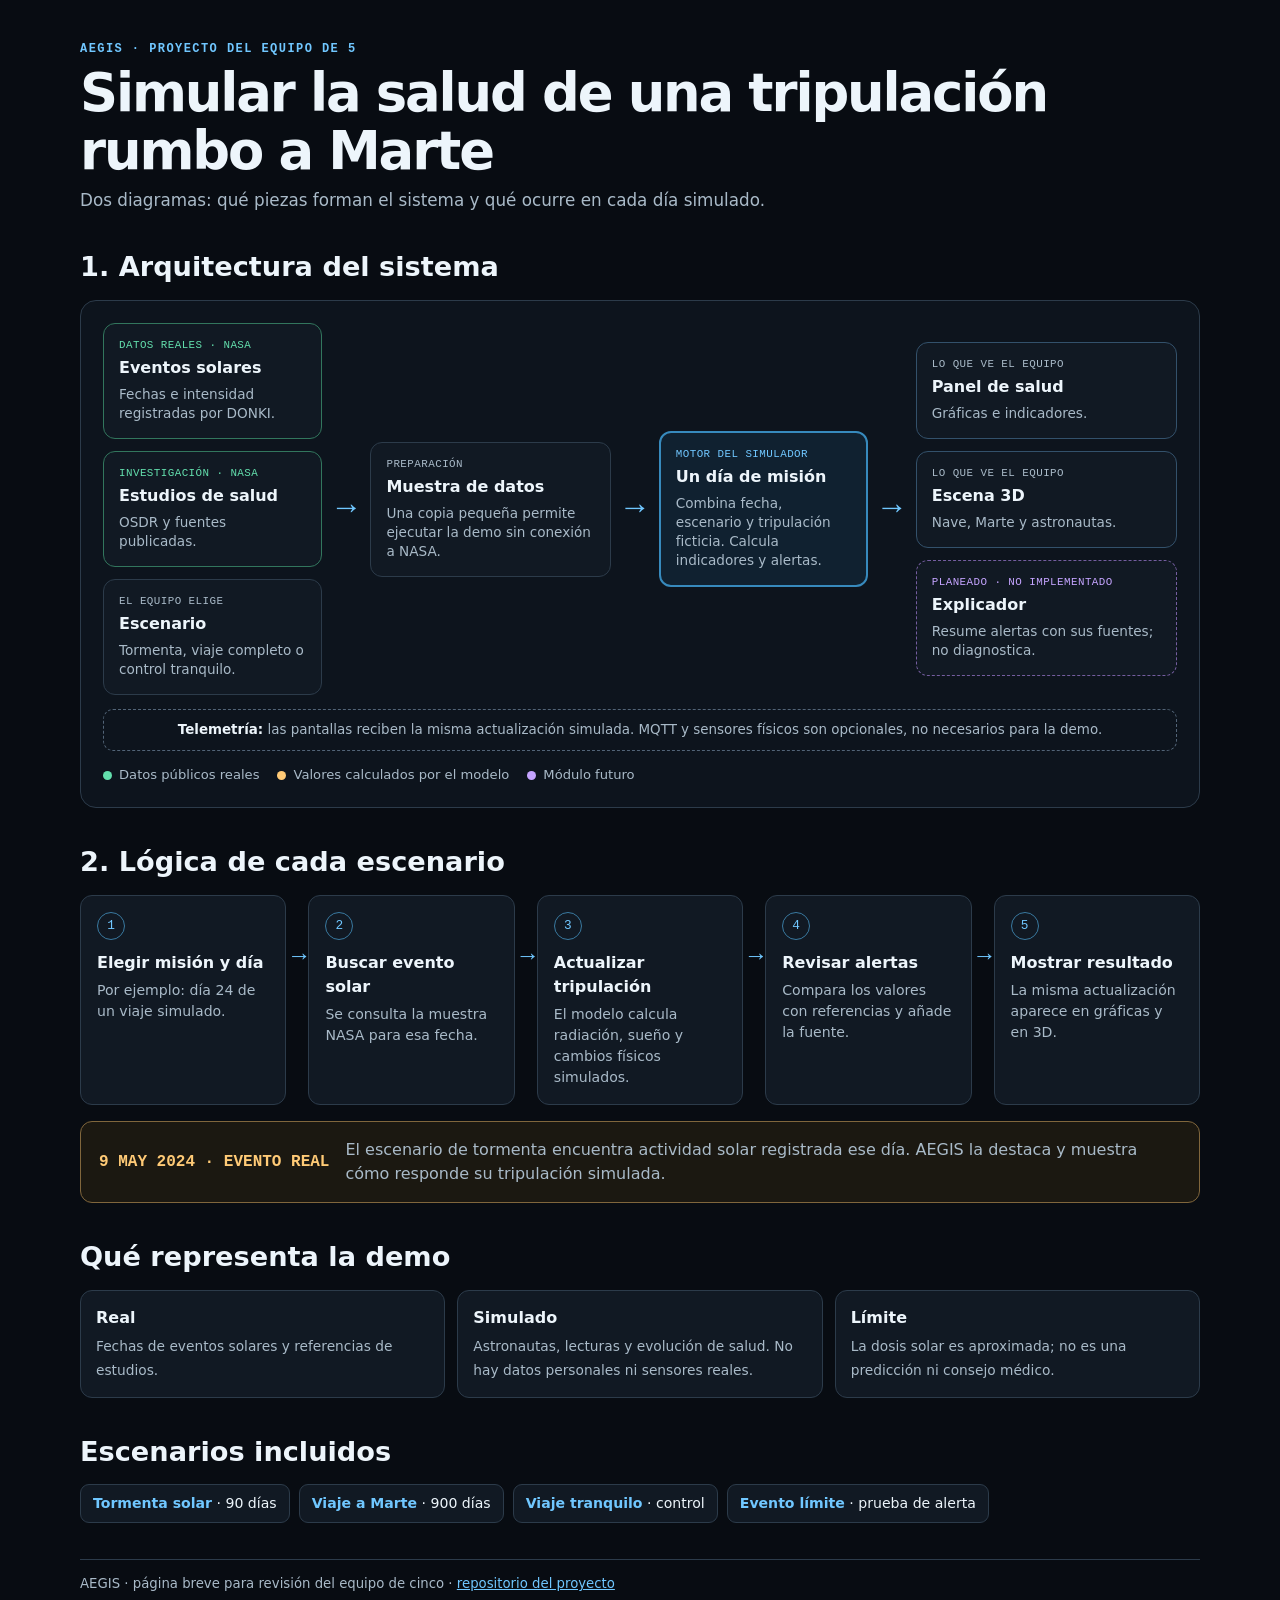
<file: docs/index.html>
<!doctype html>
<html lang="es">
<head>
  <meta charset="utf-8" />
  <meta name="viewport" content="width=device-width, initial-scale=1" />
  <meta name="description" content="Diagrama visual de la arquitectura y lógica de AEGIS, un simulador de salud de tripulación para misiones a Marte." />
  <title>AEGIS · Arquitectura y lógica</title>
  <style>
    :root {
      color-scheme: dark;
      --bg: #080c12;
      --panel: #111923;
      --panel2: #172331;
      --line: #2c3b4a;
      --text: #edf5fb;
      --muted: #a9bac8;
      --blue: #70c7ff;
      --green: #63dfad;
      --amber: #ffca76;
      --purple: #c5a4ff;
      --mono: ui-monospace, "SF Mono", Menlo, monospace;
      --sans: system-ui, -apple-system, "Segoe UI", sans-serif;
    }
    * { box-sizing: border-box; }
    body { margin: 0; background: var(--bg); color: var(--text); font: 16px/1.5 var(--sans); }
    .page { width: min(1120px, calc(100% - 36px)); margin: auto; padding: 42px 0 56px; }
    header { margin-bottom: 32px; }
    .eyebrow { color: var(--blue); font: 700 .75rem var(--mono); letter-spacing: .12em; text-transform: uppercase; }
    h1 { margin: 8px 0; font-size: clamp(2rem, 5vw, 3.3rem); line-height: 1.1; letter-spacing: -.04em; }
    .subtitle { color: var(--muted); margin: 0; font-size: 1.05rem; }
    h2 { margin: 0 0 16px; font-size: clamp(1.25rem, 3vw, 1.7rem); line-height: 1.2; }
    h3 { margin: 0 0 5px; font-size: 1rem; }
    section { margin-top: 38px; }
    .diagram-shell { padding: 22px; border: 1px solid var(--line); border-radius: 16px; background: #0d141d; }
    .arch-grid { display: grid; grid-template-columns: minmax(150px, 1.05fr) 34px minmax(160px, 1.15fr) 34px minmax(150px, 1fr) 34px minmax(185px, 1.25fr); align-items: center; gap: 7px; }
    .stack { display: grid; gap: 12px; }
    .node { min-width: 0; padding: 15px; border: 1px solid var(--line); border-radius: 12px; background: var(--panel); }
    .node.real { border-color: #32765d; }
    .node.core { border: 2px solid #378abd; background: #102130; }
    .node.output { border-color: #33516b; }
    .node.ai { border-style: dashed; border-color: #755da0; }
    .node small { display: block; margin-bottom: 5px; color: var(--muted); font: .68rem var(--mono); letter-spacing: .04em; text-transform: uppercase; }
    .node p { margin: 0; color: var(--muted); font-size: .85rem; line-height: 1.4; }
    .node h3 { color: var(--text); }
    .node.real small { color: var(--green); }
    .node.core small { color: var(--blue); }
    .node.ai small { color: var(--purple); }
    .arrow { color: var(--blue); text-align: center; font: 2rem/1 var(--mono); }
    .connector-label { grid-column: 1 / -1; color: var(--muted); text-align: center; font-size: .82rem; }
    .optional { margin-top: 14px; padding: 10px 13px; border: 1px dashed #526477; border-radius: 10px; color: var(--muted); text-align: center; font-size: .84rem; }
    .optional b { color: var(--text); }
    .key { display: flex; flex-wrap: wrap; gap: 10px 18px; margin-top: 14px; color: var(--muted); font-size: .82rem; }
    .key span { display: inline-flex; align-items: center; gap: 7px; }
    .swatch { width: 9px; height: 9px; border-radius: 50%; background: var(--green); }
    .swatch.model { background: var(--amber); }
    .swatch.plan { background: var(--purple); }
    .logic { display: grid; grid-template-columns: repeat(5, minmax(0, 1fr)); align-items: stretch; gap: 22px; }
    .logic-step { position: relative; min-height: 146px; padding: 16px; border: 1px solid var(--line); border-radius: 12px; background: var(--panel); }
    .logic-step:not(:last-child)::after { content: "→"; position: absolute; top: 47px; right: -21px; color: var(--blue); font: 1.5rem var(--mono); }
    .num { display: grid; place-items: center; width: 28px; height: 28px; margin-bottom: 11px; border: 1px solid #3979a0; border-radius: 50%; color: var(--blue); font: .8rem var(--mono); }
    .logic-step p { margin: 0; color: var(--muted); font-size: .88rem; }
    .example { display: grid; grid-template-columns: auto 1fr; align-items: center; gap: 16px; margin-top: 16px; padding: 16px 18px; border: 1px solid #80663c; border-radius: 12px; background: #1b1811; }
    .date { color: var(--amber); font: 700 1rem var(--mono); white-space: nowrap; }
    .example p { margin: 0; color: var(--muted); }
    .facts { display: grid; grid-template-columns: 1fr 1fr 1fr; gap: 12px; }
    .fact { padding: 15px; border: 1px solid var(--line); border-radius: 12px; background: var(--panel); }
    .fact b { display: block; margin-bottom: 4px; }
    .fact span { color: var(--muted); font-size: .86rem; }
    .scenarios { display: flex; flex-wrap: wrap; gap: 9px; }
    .scenario { padding: 8px 12px; border: 1px solid var(--line); border-radius: 9px; background: var(--panel); font-size: .88rem; }
    .scenario b { color: var(--blue); }
    footer { margin-top: 36px; padding-top: 14px; border-top: 1px solid var(--line); color: var(--muted); font-size: .83rem; }
    footer a { color: var(--blue); }
    @media (max-width: 900px) {
      .arch-grid { grid-template-columns: 1fr; gap: 8px; }
      .arrow { transform: rotate(90deg); padding: 3px; }
      .logic { grid-template-columns: 1fr; gap: 10px; }
      .logic-step { min-height: 0; }
      .logic-step:not(:last-child)::after { content: "↓"; top: auto; right: 50%; bottom: -18px; z-index: 1; }
    }
    @media (max-width: 600px) {
      .page { width: min(100% - 24px, 1120px); padding-top: 28px; }
      .diagram-shell { padding: 13px; }
      .facts { grid-template-columns: 1fr; }
      .example { grid-template-columns: 1fr; gap: 5px; }
      .date { white-space: normal; }
    }
  </style>
</head>
<body>
  <main class="page">
    <header>
      <div class="eyebrow">AEGIS · proyecto del equipo de 5</div>
      <h1>Simular la salud de una tripulación rumbo a Marte</h1>
      <p class="subtitle">Dos diagramas: qué piezas forman el sistema y qué ocurre en cada día simulado.</p>
    </header>

    <section aria-labelledby="architecture-title">
      <h2 id="architecture-title">1. Arquitectura del sistema</h2>
      <div class="diagram-shell">
        <div class="arch-grid" role="img" aria-label="Los datos históricos y el escenario elegido alimentan el simulador; este transmite las actualizaciones al panel, la escena 3D y al módulo explicador planeado.">
          <div class="stack">
            <article class="node real"><small>Datos reales · NASA</small><h3>Eventos solares</h3><p>Fechas e intensidad registradas por DONKI.</p></article>
            <article class="node real"><small>Investigación · NASA</small><h3>Estudios de salud</h3><p>OSDR y fuentes publicadas.</p></article>
            <article class="node"><small>El equipo elige</small><h3>Escenario</h3><p>Tormenta, viaje completo o control tranquilo.</p></article>
          </div>
          <div class="arrow" aria-hidden="true">→</div>
          <article class="node"><small>Preparación</small><h3>Muestra de datos</h3><p>Una copia pequeña permite ejecutar la demo sin conexión a NASA.</p></article>
          <div class="arrow" aria-hidden="true">→</div>
          <article class="node core"><small>Motor del simulador</small><h3>Un día de misión</h3><p>Combina fecha, escenario y tripulación ficticia. Calcula indicadores y alertas.</p></article>
          <div class="arrow" aria-hidden="true">→</div>
          <div class="stack">
            <article class="node output"><small>Lo que ve el equipo</small><h3>Panel de salud</h3><p>Gráficas e indicadores.</p></article>
            <article class="node output"><small>Lo que ve el equipo</small><h3>Escena 3D</h3><p>Nave, Marte y astronautas.</p></article>
            <article class="node ai"><small>Planeado · no implementado</small><h3>Explicador</h3><p>Resume alertas con sus fuentes; no diagnostica.</p></article>
          </div>
        </div>
        <div class="optional"><b>Telemetría:</b> las pantallas reciben la misma actualización simulada. MQTT y sensores físicos son opcionales, no necesarios para la demo.</div>
        <div class="key" aria-label="Leyenda">
          <span><i class="swatch"></i> Datos públicos reales</span>
          <span><i class="swatch model"></i> Valores calculados por el modelo</span>
          <span><i class="swatch plan"></i> Módulo futuro</span>
        </div>
      </div>
    </section>

    <section aria-labelledby="logic-title">
      <h2 id="logic-title">2. Lógica de cada escenario</h2>
      <div class="logic">
        <article class="logic-step"><div class="num">1</div><h3>Elegir misión y día</h3><p>Por ejemplo: día 24 de un viaje simulado.</p></article>
        <article class="logic-step"><div class="num">2</div><h3>Buscar evento solar</h3><p>Se consulta la muestra NASA para esa fecha.</p></article>
        <article class="logic-step"><div class="num">3</div><h3>Actualizar tripulación</h3><p>El modelo calcula radiación, sueño y cambios físicos simulados.</p></article>
        <article class="logic-step"><div class="num">4</div><h3>Revisar alertas</h3><p>Compara los valores con referencias y añade la fuente.</p></article>
        <article class="logic-step"><div class="num">5</div><h3>Mostrar resultado</h3><p>La misma actualización aparece en gráficas y en 3D.</p></article>
      </div>
      <div class="example">
        <div class="date">9 MAY 2024 · EVENTO REAL</div>
        <p>El escenario de tormenta encuentra actividad solar registrada ese día. AEGIS la destaca y muestra cómo responde su tripulación simulada.</p>
      </div>
    </section>

    <section aria-labelledby="scope-title">
      <h2 id="scope-title">Qué representa la demo</h2>
      <div class="facts">
        <article class="fact"><b>Real</b><span>Fechas de eventos solares y referencias de estudios.</span></article>
        <article class="fact"><b>Simulado</b><span>Astronautas, lecturas y evolución de salud. No hay datos personales ni sensores reales.</span></article>
        <article class="fact"><b>Límite</b><span>La dosis solar es aproximada; no es una predicción ni consejo médico.</span></article>
      </div>
    </section>

    <section aria-labelledby="scenarios-title">
      <h2 id="scenarios-title">Escenarios incluidos</h2>
      <div class="scenarios">
        <span class="scenario"><b>Tormenta solar</b> · 90 días</span>
        <span class="scenario"><b>Viaje a Marte</b> · 900 días</span>
        <span class="scenario"><b>Viaje tranquilo</b> · control</span>
        <span class="scenario"><b>Evento límite</b> · prueba de alerta</span>
      </div>
    </section>

    <footer>AEGIS · página breve para revisión del equipo de cinco · <a href="https://github.com/runer0101/spaceapps-2026-aegis">repositorio del proyecto</a></footer>
  </main>
</body>
</html>
</file>
